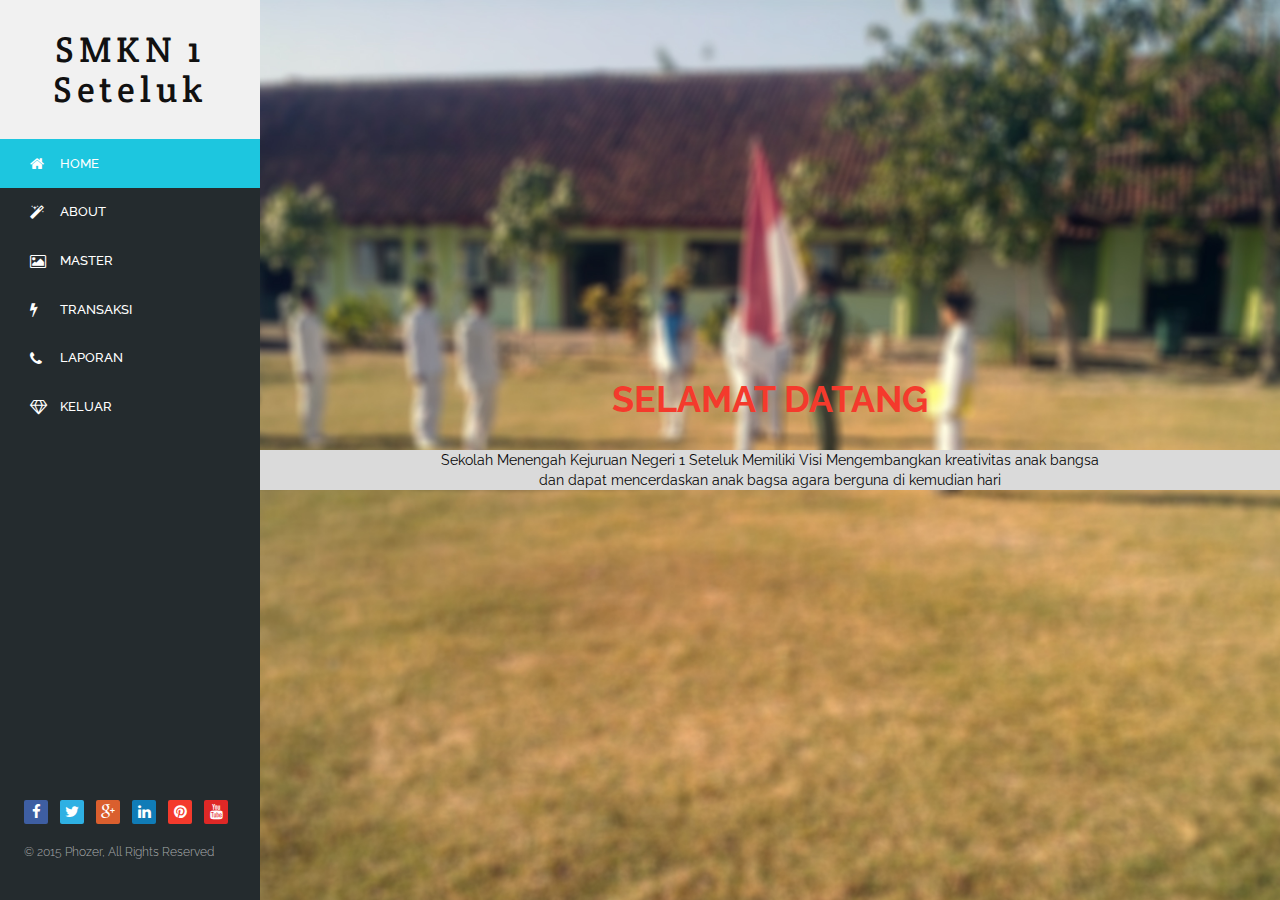
<file: src/main/webapp/index.html>
<!DOCTYPE html >
<html lang="en">
<head>
  <!-- Meta Tags -->
  <meta charset="utf-8"/>
  <meta name="description" content="Phozer-personal and photography template"/>
  <meta name="keywords" content="responsive, creative, html/css, theme" />
  <meta name="author" content="harry"/>

  <!-- Site Title-->
  <title>Phozer</title>

  <!-- Mobile Specific Metas-->
  <meta name="viewport" content="width=device-width, initial-scale=1, maximum-scale=1"/>


	<link href='http://fonts.googleapis.com/css?family=Raleway:400,200,300,500,600,700,800' rel='stylesheet' type='text/css'>
	<link href='http://fonts.googleapis.com/css?family=Crete+Round:400,400italic' rel='stylesheet' type='text/css'>


	<link rel="stylesheet" type="text/css" href="css/bootstrap.min.css" media="screen">	
	<link rel="stylesheet" type="text/css" href="css/magnific-popup.css" media="screen">
	<link rel="stylesheet" type="text/css" href="css/font-awesome.min.css" media="screen">
	<link rel="stylesheet" type="text/css" href="assets/simpletextrotator/simpletextrotator.css" media="screen">
	<link rel="stylesheet" type="text/css" href="css/style.css" media="screen">
	<link rel="stylesheet" type="text/css" href="css/light-blue.css" media="screen">
	<link rel="stylesheet" type="text/css" href="css/responsive.css" media="screen">
	
</head>
<body>

	<!-- Container -->
	<div id="container">
		
		<!-- Header
		================================================== -->
		<header>
			<div class="logo-box logo">
				<h1><a href="">SMKN 1 Seteluk </a></h1>
			</div>
			
			<a class="elemadded responsive-link" href="#">Menu</a>

			<div class="menu-box">
				<ul class="menu">
					<li>
						<a class="active" href="index.html">
							<i class="fa fa-home"></i><span>Home</span>
						</a>
					</li>
					<li>
						<a href="about.html">
							<i class="fa fa-magic"></i><span>About</span>
						</a>
					</li>
					<li class="drop">
						<a href="#">
							<i class="fa-picture-o fa"></i><span>Master</span>
						</a>
						<ul class="drop-down">
							<li><a href="work-2-col.html"><span>Work 2 columns</span></a></li>
							<li><a href="work-3-col.html"><span>Work 3 columns</span></a></li>
							<li><a href="work-4-col.html"><span>Work 4 columns</span></a></li>
						</ul>
					</li>
					<li class="drop"><a href="#"><i class="fa fa-bolt"></i><span>Transaksi</span></a>
						<ul class="drop-down">
							<li><a href="blog-1-col.html"><span>Blog-full</span></a></li>
							<li><a href="blog-2-col.html"><span>Blog 2-col</span></a></li>
							<li><a href="blog-3-col.html"><span>Blog 3-col</span></a></li>
							<li><a href="blog-post.html"><span>Blog post</span></a></li>
						</ul>
					</li>
					
					<li><a href="contact.html"><i class="fa fa-phone"></i><span>Laporan</span></a></li>

					<li class="drop"><a href="#"><i class="fa fa-diamond"></i><span>Keluar</span></a>
					</li>
				</ul>				
			</div>

			<!-- Social icon -->
			<div class="social-box">
				<ul class="social-icons">
					<li><a href="#" class="facebook" ><i class="fa fa-facebook"></i></a></li>
					<li><a href="#" class="twitter" ><i class="fa fa-twitter"></i></a></li>
					<li><a href="#" class="google" ><i class="fa fa-google-plus"></i></a></li>
					<li><a href="#" class="linkedin" ><i class="fa fa-linkedin"></i></a></li>
					<li><a href="#" class="pinterest" ><i class="fa fa-pinterest"></i></a></li>
					<li><a href="#" class="youtube" ><i class="fa fa-youtube"></i></a></li>
				</ul>
				<p class="copyright">&#169; 2015 Phozer, All Rights Reserved</p>
			</div>
		</header>
		<!-- End Header -->

		<!-- content 
		================================================== -->
		<div id="content">
			<div class="inner-content">
				<div class="main-home">
				    <div class="home-bg"></div>
				    <div class="home-content text-center">
				    	<h1 class="home-text"><span class="rotate">Selamat Datang,SMKN 1,Seteluk</span></h1>
                                        <p class="intro-text">Sekolah Menengah Kejuruan Negeri 1 Seteluk Memiliki Visi Mengembangkan kreativitas anak bangsa<br /> dan dapat mencerdaskan anak bagsa agara berguna di kemudian hari</p>
				    </div>
				</div>
			</div>
		</div>
		<!-- End content -->

	</div>
	<!-- End Container -->


	<!-- Preloader -->
	<div class="preloader">
		<img alt="" src="images/preloader.gif">
	</div>


	<!-- JavaScript
    ================================================== -->
    <!-- Placed at the end of the document so the pages load faster -->
	<script type="text/javascript" src="js/jquery.min.js"></script>
	<script type="text/javascript" src="js/jquery.migrate.js"></script>
	<script type="text/javascript" src="js/jquery.magnific-popup.min.js"></script>
	<script type="text/javascript" src="js/bootstrap.min.js"></script>
	<script type="text/javascript" src="js/jquery.imagesloaded.min.js"></script>
  	<script type="text/javascript" src="js/jquery.isotope.min.js"></script>
  	<script type="text/javascript" src="assets/simpletextrotator/jquery.simple-text-rotator.min.js"></script>
	<script type="text/javascript" src="js/retina-1.1.0.min.js"></script>
	<script type="text/javascript" src="js/SmoothScroll.js"></script>
	<script type="text/javascript" src="js/script.js"></script>

	<script>
	    $(document).ready(function(){
			$(".home-text .rotate").textrotator({
		        animation: "fade",
		        speed: 3000
		    });
		});
	</script>


</body>
</html>
</file>
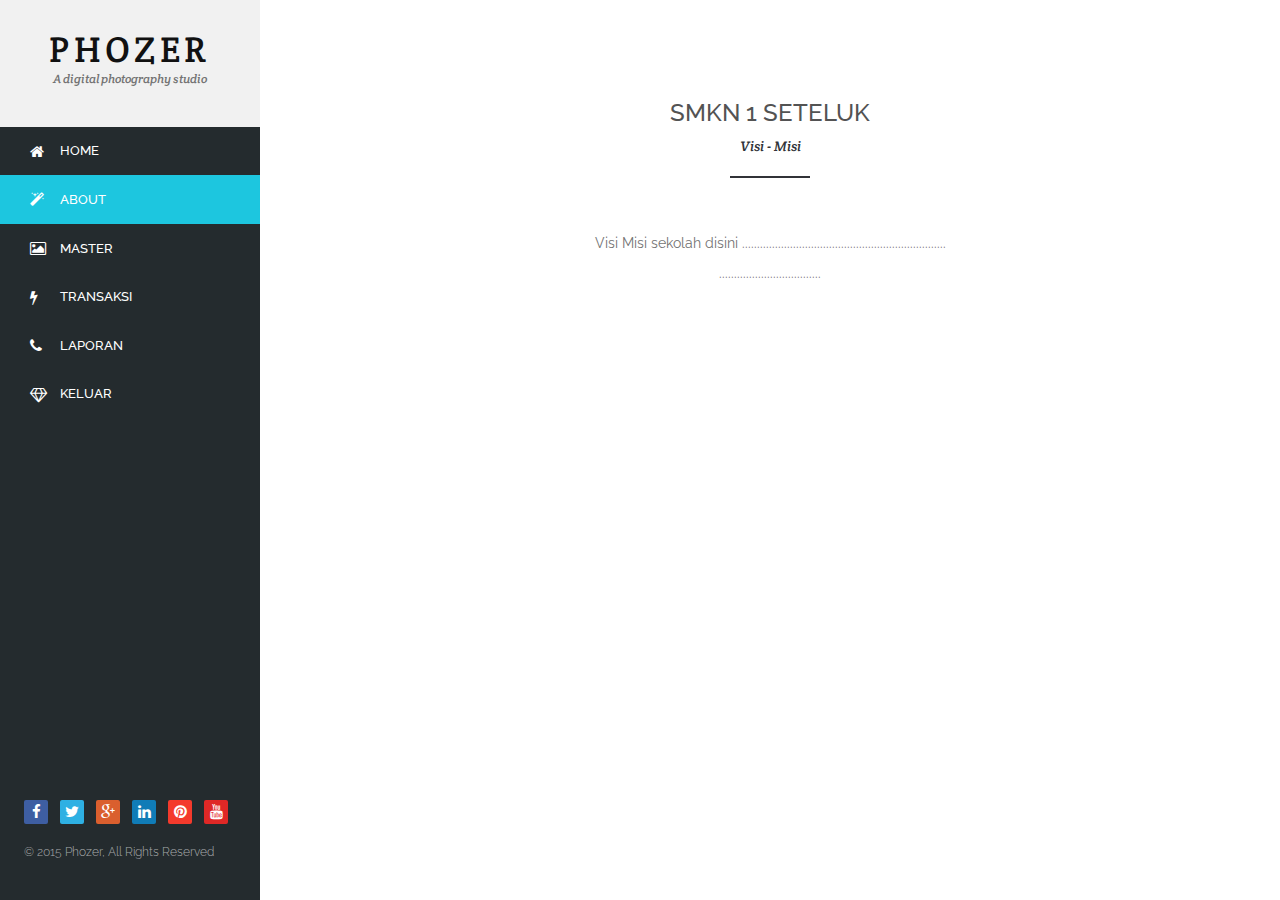
<file: src/main/webapp/about.html>
<!DOCTYPE html >
<html lang="en">
<head>
  <!-- Meta Tags -->
  <meta charset="utf-8"/>
  <meta name="description" content="Phozer-personal and photography template"/>
  <meta name="keywords" content="responsive, creative, html/css, theme" />
  <meta name="author" content="harry"/>

  <!-- Site Title-->
  <title>Phozer</title>

  <!-- Mobile Specific Metas-->
  <meta name="viewport" content="width=device-width, initial-scale=1, maximum-scale=1"/>


	<link href='http://fonts.googleapis.com/css?family=Raleway:400,200,300,500,600,700,800' rel='stylesheet' type='text/css'>
	<link href='http://fonts.googleapis.com/css?family=Crete+Round:400,400italic' rel='stylesheet' type='text/css'>


	<link rel="stylesheet" type="text/css" href="css/bootstrap.min.css" media="screen">	
	<link rel="stylesheet" type="text/css" href="css/font-awesome.min.css" media="screen">
	<link rel="stylesheet" type="text/css" href="css/style.css" media="screen">
	<link rel="stylesheet" type="text/css" href="css/light-blue.css" media="screen">
	<link rel="stylesheet" type="text/css" href="css/responsive.css" media="screen">
	
</head>
<body>

	<!-- Container -->
	<div id="container">
		<!-- Header
		================================================== -->
		<header>
			<div class="logo-box logo">
				<h1><a href="">PHOZER </a></h1>
                <p>A digital photography studio</p>
			</div>
			
			<a class="elemadded responsive-link" href="#">Menu</a>

			<div class="menu-box">
				<ul class="menu">
					<li>
						<a href="index.html">
							<i class="fa fa-home"></i><span>Home</span>
						</a>
					</li>
					<li>
						<a class="active" href="about.html">
							<i class="fa fa-magic"></i><span>About</span>
						</a>
					</li>
					<li class="drop">
						<a href="#">
							<i class="fa-picture-o fa"></i><span>Master</span>
						</a>
						<ul class="drop-down">
							<li><a href="work-2-col.html"><span>Work 2 columns</span></a></li>
							<li><a href="work-3-col.html"><span>Work 3 columns</span></a></li>
							<li><a href="work-4-col.html"><span>Work 4 columns</span></a></li>
						</ul>
					</li>
					<li class="drop"><a href="#"><i class="fa fa-bolt"></i><span>Transaksi</span></a>
						<ul class="drop-down">
							<li><a href="blog-1-col.html"><span>Blog-full</span></a></li>
							<li><a href="blog-2-col.html"><span>Blog 2-col</span></a></li>
							<li><a href="blog-3-col.html"><span>Blog 3-col</span></a></li>
							<li><a href="blog-post.html"><span>Blog post</span></a></li>
						</ul>
					</li>
					
					<li><a href="contact.html"><i class="fa fa-phone"></i><span>Laporan</span></a></li>

					<li class="drop"><a href="#"><i class="fa fa-diamond"></i><span>Keluar</span></a>
					</li>
				</ul>				
			</div>

			<!-- Social icon -->
			<div class="social-box">
				<ul class="social-icons">
					<li><a href="#" class="facebook" ><i class="fa fa-facebook"></i></a></li>
					<li><a href="#" class="twitter" ><i class="fa fa-twitter"></i></a></li>
					<li><a href="#" class="google" ><i class="fa fa-google-plus"></i></a></li>
					<li><a href="#" class="linkedin" ><i class="fa fa-linkedin"></i></a></li>
					<li><a href="#" class="pinterest" ><i class="fa fa-pinterest"></i></a></li>
					<li><a href="#" class="youtube" ><i class="fa fa-youtube"></i></a></li>
				</ul>
				<p class="copyright">&#169; 2015 Phozer, All Rights Reserved</p>
			</div>
		</header>
		<!-- End Header -->

		<!-- content 
		================================================== -->
		<div id="content">
			<div class="inner-content">
				<div class="portfolio-page">
					<div class="about-us-section">
					    <div class="text-center">
					    	<div class="about-detail">
								<h3 class="title">SMKN 1 Seteluk</h3>
								<span class="subtitle">Visi - Misi</span>
								<div class="devider"></div>

                                                                <p>Visi Misi sekolah disini ....................................................................<br />..................................</p>
								
								<div class="team">
									<div class="member">
									</div>

									<div class="member">
									</div>

								</div>
							</div>
					    </div>
					</div>

				</div>
			</div>
		</div>
		<!-- End content -->

	</div>
	<!-- End Container -->

	<!-- Preloader -->
	<div class="preloader">
		<img alt="" src="images/preloader.gif">
	</div>


	<!-- JavaScript
    ================================================== -->
    <!-- Placed at the end of the document so the pages load faster -->
	<script type="text/javascript" src="js/jquery.min.js"></script>
	<script type="text/javascript" src="js/jquery.migrate.js"></script>
	<script type="text/javascript" src="js/bootstrap.min.js"></script>
	<script type="text/javascript" src="js/jquery.imagesloaded.min.js"></script>
  	<script type="text/javascript" src="js/jquery.isotope.min.js"></script>
	<script type="text/javascript" src="js/retina-1.1.0.min.js"></script>
	<script type="text/javascript" src="js/SmoothScroll.js"></script>
	<script type="text/javascript" src="js/script.js"></script>


</body>
</html>
</file>
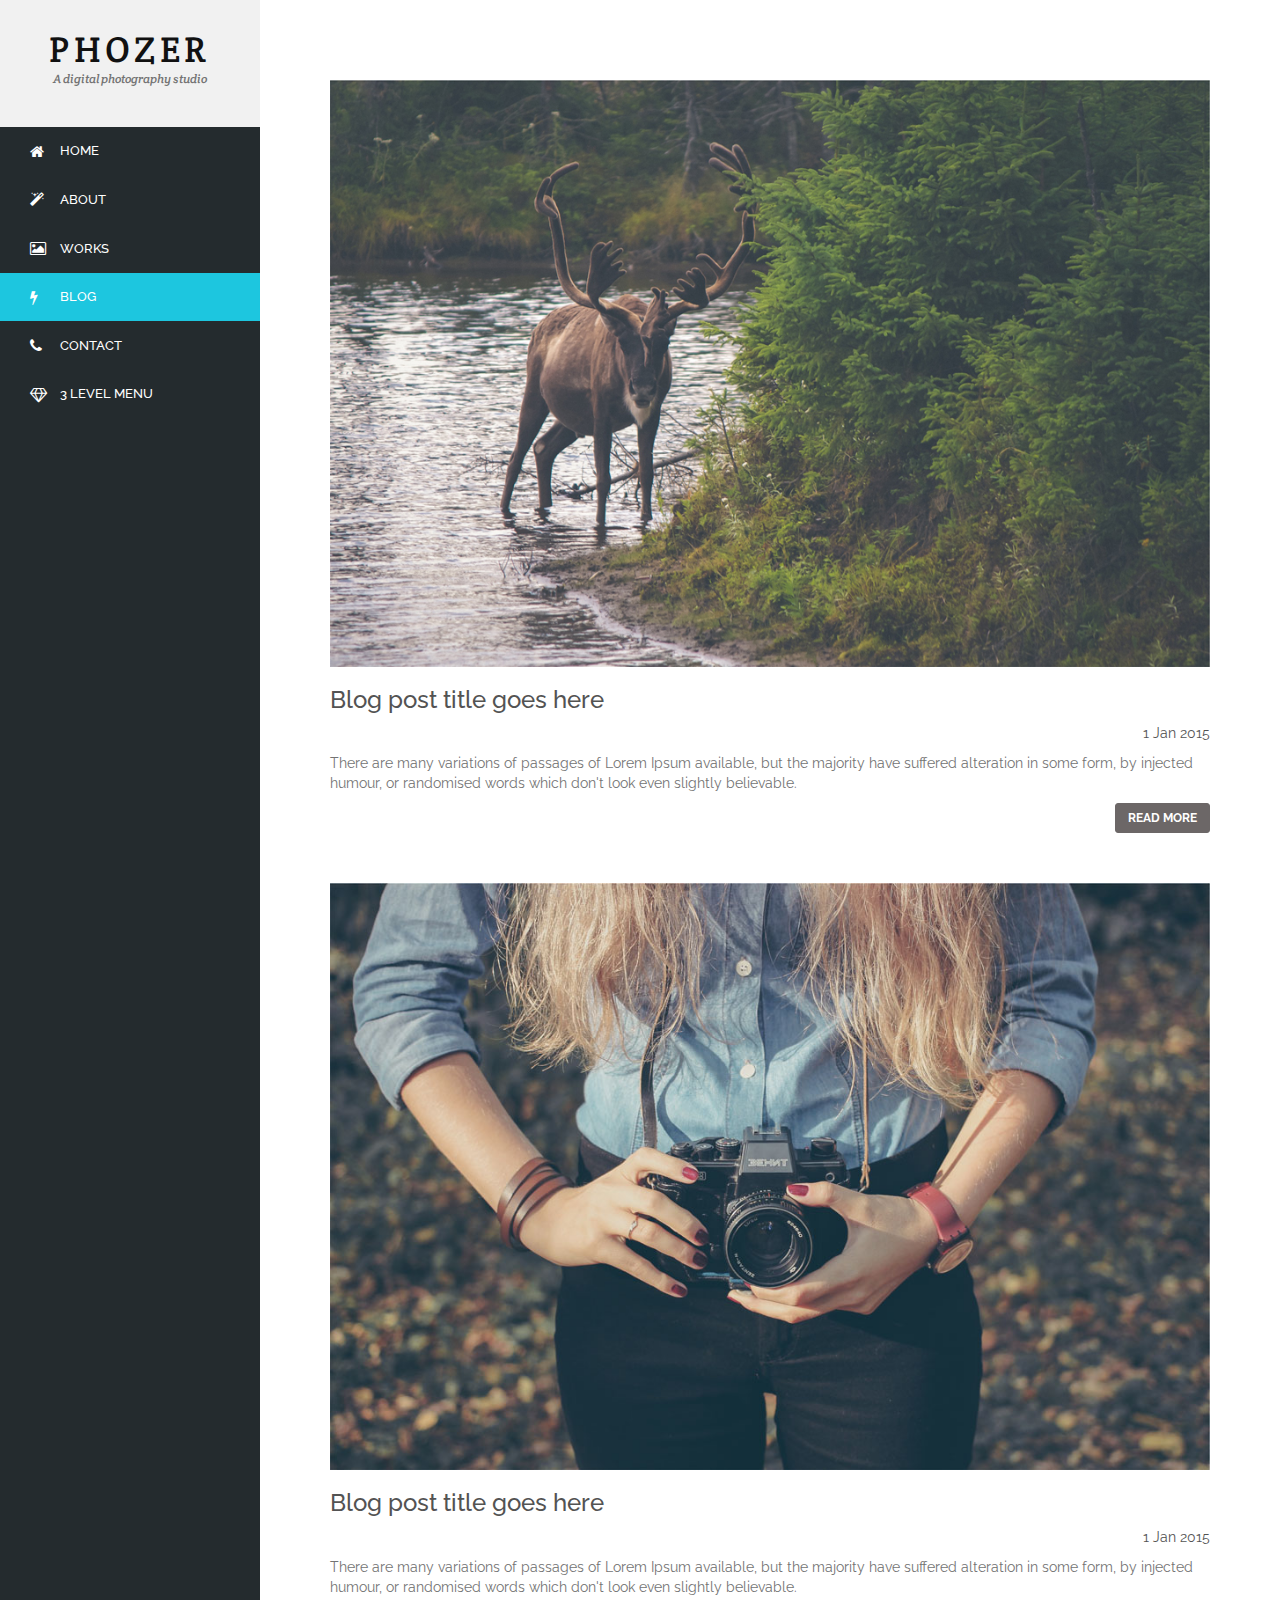
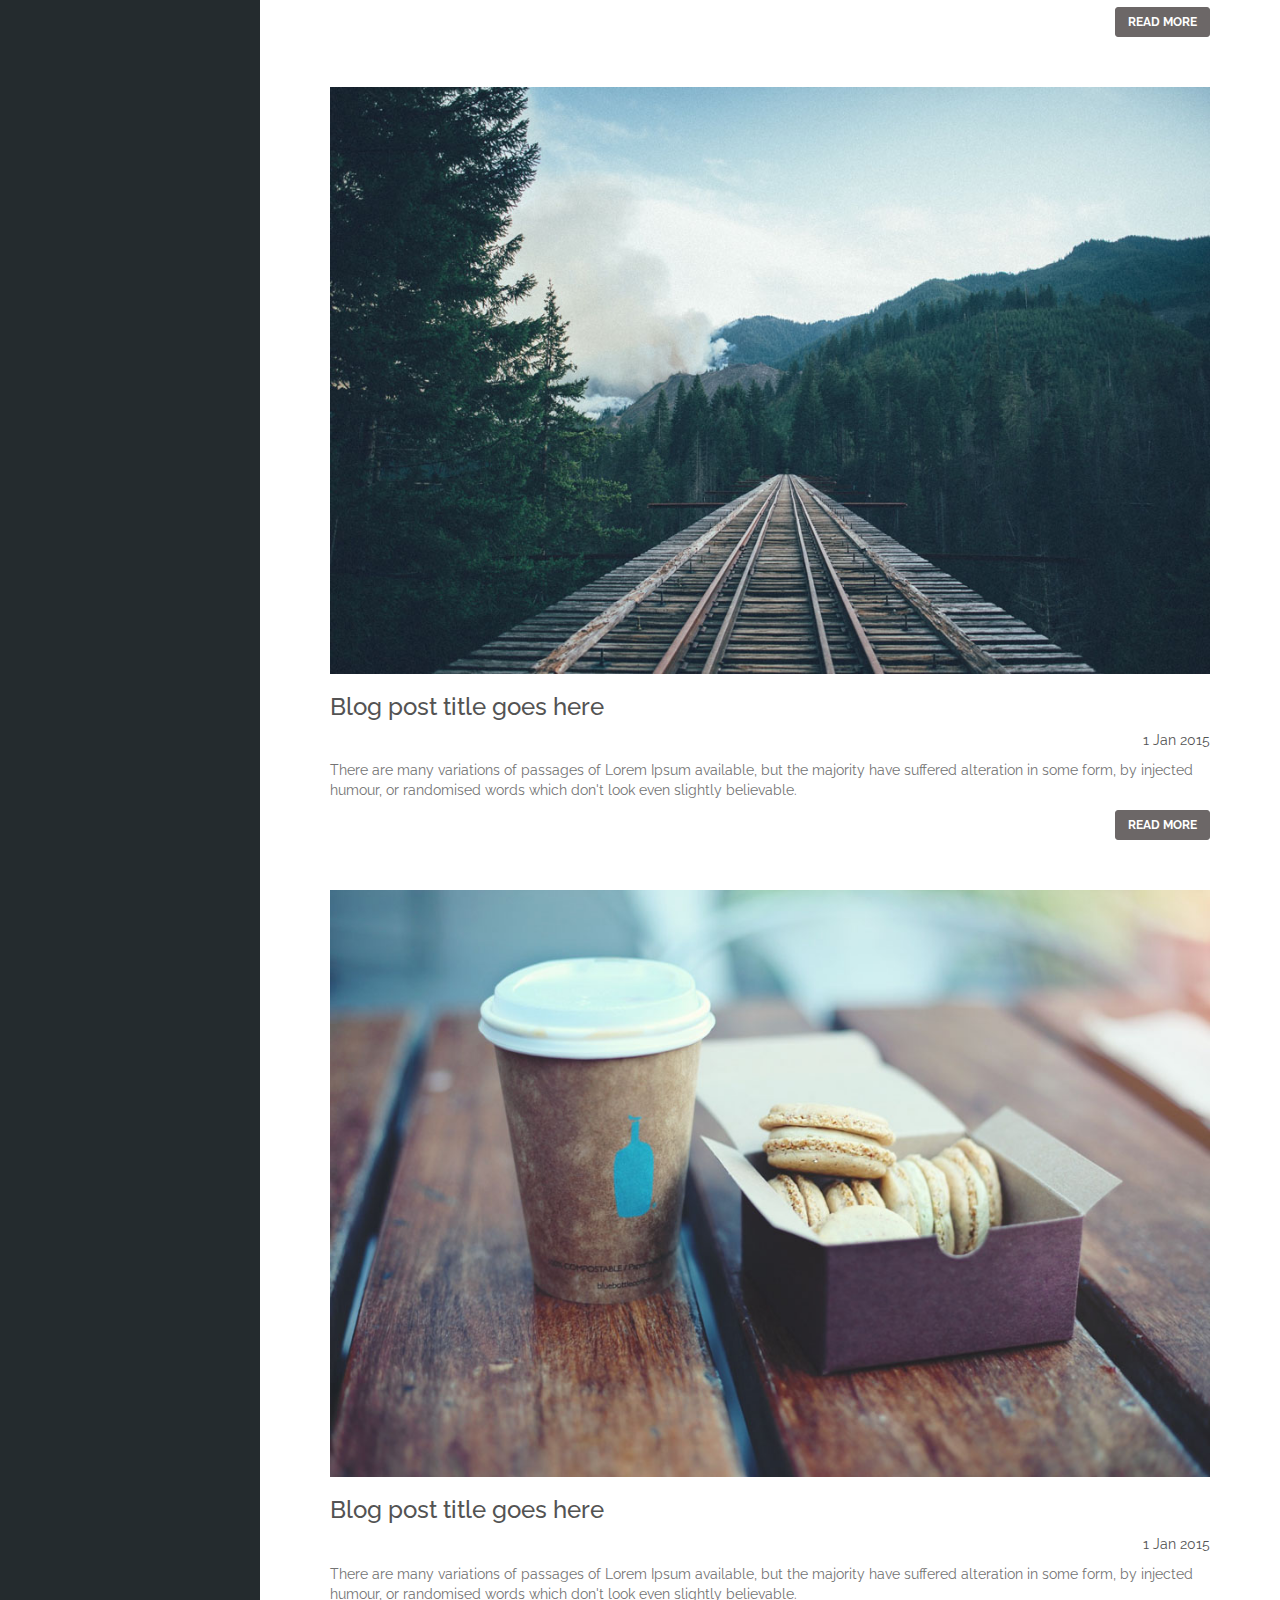
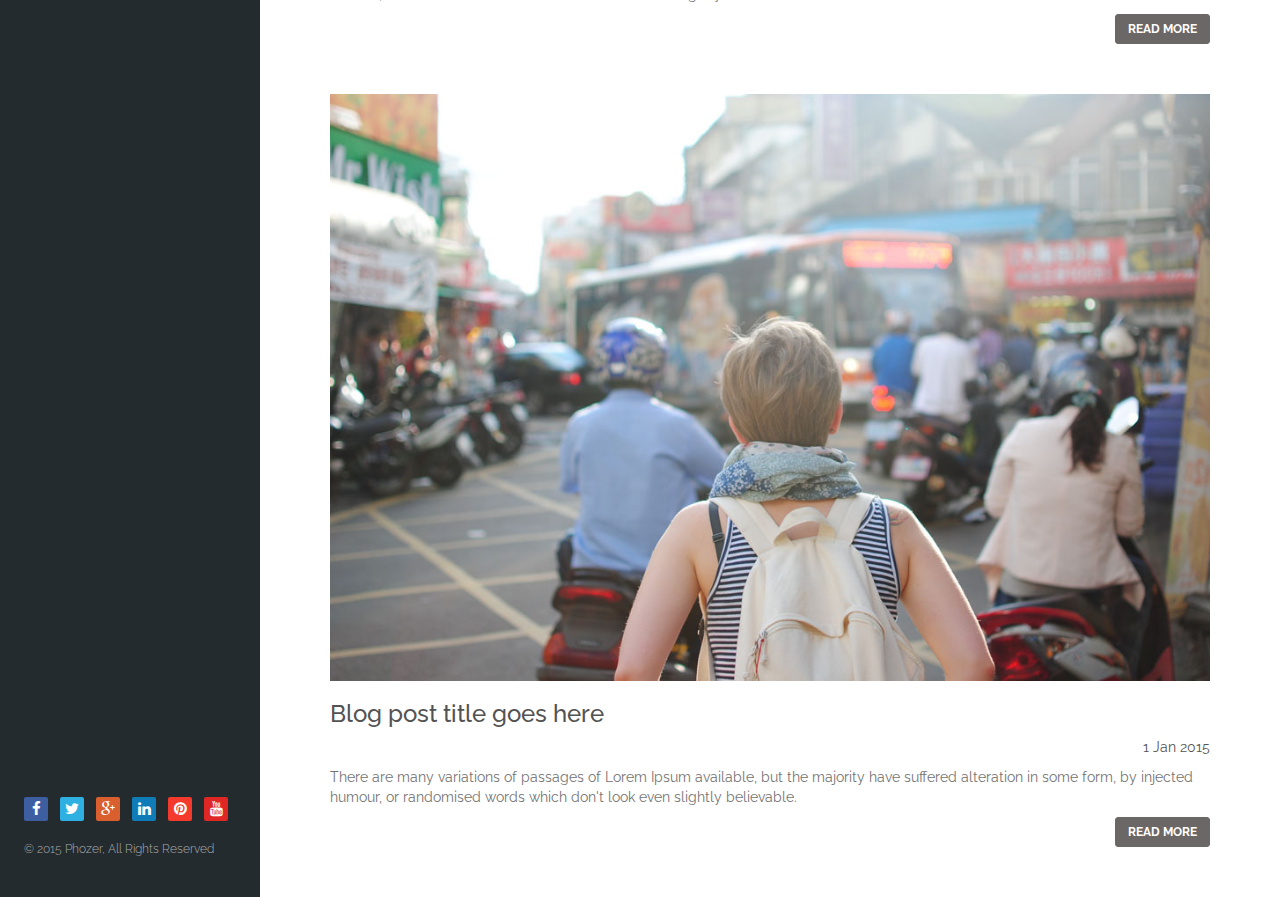
<file: src/main/webapp/blog-1-col.html>
<!DOCTYPE html >
<html lang="en">
<head>
  <!-- Meta Tags -->
  <meta charset="utf-8"/>
  <meta name="description" content="Phozer-personal and photography template"/>
  <meta name="keywords" content="responsive, creative, html/css, theme" />
  <meta name="author" content="harry"/>

  <!-- Site Title-->
  <title>Phozer</title>

  <!-- Mobile Specific Metas-->
  <meta name="viewport" content="width=device-width, initial-scale=1, maximum-scale=1"/>


    <link href='http://fonts.googleapis.com/css?family=Raleway:400,200,300,500,600,700,800' rel='stylesheet' type='text/css'>
    <link href='http://fonts.googleapis.com/css?family=Crete+Round:400,400italic' rel='stylesheet' type='text/css'>

    <link rel="stylesheet" type="text/css" href="css/bootstrap.min.css" media="screen"> 
    <link rel="stylesheet" type="text/css" href="css/font-awesome.min.css" media="screen">
    <link rel="stylesheet" type="text/css" href="css/style.css" media="screen">
    <link rel="stylesheet" type="text/css" href="css/light-blue.css" media="screen">
    <link rel="stylesheet" type="text/css" href="css/responsive.css" media="screen">
    
</head>
<body>

    <!-- Container -->
    <div id="container">
        <!-- Header
        ================================================== -->
        <header>
            <div class="logo-box logo">
                <h1><a href="">PHOZER </a></h1>
                <p>A digital photography studio</p>
            </div>
            
            <a class="elemadded responsive-link" href="#">Menu</a>

            <div class="menu-box">
                <ul class="menu">
                    <li>
                        <a href="index.html">
                            <i class="fa fa-home"></i><span>Home</span>
                        </a>
                    </li>
                    <li>
                        <a href="about.html">
                            <i class="fa fa-magic"></i><span>About</span>
                        </a>
                    </li>
                    <li class="drop">
                        <a href="#">
                            <i class="fa-picture-o fa"></i><span>Works</span>
                        </a>
                        <ul class="drop-down">
                            <li><a href="work-2-col.html"><span>Work 2 columns</span></a></li>
                            <li><a href="work-3-col.html"><span>Work 3 columns</span></a></li>
                            <li><a href="work-4-col.html"><span>Work 4 columns</span></a></li>
                        </ul>
                    </li>
                    <li class="drop">
                        <a class="active" href="#"><i class="fa fa-bolt"></i><span>Blog</span></a>
                        <ul class="drop-down">
                            <li><a href="blog-1-col.html"><span>Blog-full</span></a></li>
                            <li><a href="blog-2-col.html"><span>Blog 2-col</span></a></li>
                            <li><a href="blog-3-col.html"><span>Blog 3-col</span></a></li>
                            <li><a href="blog-post.html"><span>Blog post</span></a></li>
                        </ul>
                    </li>
                    
                    <li><a href="contact.html"><i class="fa fa-phone"></i><span>Contact</span></a></li>

                    <li class="drop"><a href="#"><i class="fa fa-diamond"></i><span>3 Level Menu</span></a>
                        <ul class="drop-down">
                            <li><a href="#"><span>Level 2</span></a></li>
                            <li><a href="#"><span>Level 2</span></a></li>
                            <li class="drop"><a href="#"><span>Go To Level 3</span></a>
                                <ul class="drop-down">
                                    <li><a href="#"><span>Level 3</span></a></li>
                                    <li><a href="#"><span>Level 3</span></a></li>
                                </ul>
                            </li>
                        </ul>
                    </li>
                </ul>               
            </div>

            <!-- Social icon -->
            <div class="social-box">
                <ul class="social-icons">
                    <li><a href="#" class="facebook" ><i class="fa fa-facebook"></i></a></li>
                    <li><a href="#" class="twitter" ><i class="fa fa-twitter"></i></a></li>
                    <li><a href="#" class="google" ><i class="fa fa-google-plus"></i></a></li>
                    <li><a href="#" class="linkedin" ><i class="fa fa-linkedin"></i></a></li>
                    <li><a href="#" class="pinterest" ><i class="fa fa-pinterest"></i></a></li>
                    <li><a href="#" class="youtube" ><i class="fa fa-youtube"></i></a></li>
                </ul>
                <p class="copyright">&#169; 2015 Phozer, All Rights Reserved</p>
            </div>
        </header>
        <!-- End Header -->



		<!-- content 
			================================================== -->
		<div id="content">
			<div class="inner-content">
				<div class="blog-page">
				    <div class="container">
                        <div class="row">

                            <div class="col-md-12">
                                <div class="row">

                                    <!-- Blog-item -->
                                    <div class="col-sm-12 m-b-lg">
                                        <a href="blog-post.html" class="img-wrapper">
                                            <img src="upload/image1.jpg" alt="blog" class="img-responsive">
                                            <div class="img-overlay">
                                                <p class="more">View More</p>
                                            </div>
                                        </a><!--image-wrapper end-->
                                        <div class="blog-desc">
                                            <h3><a href="blog-post.html">Blog post title goes here</a></h3>
                                            <div class="post-date"><span>1 Jan 2015</span></div>
                                            <p>
                                                There are many variations of passages of Lorem Ipsum available, but the majority have suffered alteration in some form, by injected humour, or randomised words which don't look even slightly believable.
                                            </p>
                                            <p class="text-right"><a href="blog-post.html" class="btn btn-custom">Read More</a></p>
                                        </div><!--blog-desc-->
                                    </div>

                                    <!-- Blog-item -->
                                    <div class="col-sm-12 m-b-lg">
                                        <a href="blog-post.html" class="img-wrapper">
                                            <img src="upload/image2.jpg" alt="blog" class="img-responsive">
                                            <div class="img-overlay">
                                                <p class="more">View More</p>
                                            </div>
                                        </a><!--image-wrapper end-->
                                        <div class="blog-desc">
                                            <h3><a href="blog-post.html">Blog post title goes here</a></h3>
                                            <div class="post-date"><span>1 Jan 2015</span></div>
                                            <p>
                                                There are many variations of passages of Lorem Ipsum available, but the majority have suffered alteration in some form, by injected humour, or randomised words which don't look even slightly believable.
                                            </p>
                                            <p class="text-right"><a href="blog-post.html" class="btn btn-custom">Read More</a></p>
                                        </div><!--blog-desc-->
                                    </div>

                                    <!-- Blog-item -->
                                    <div class="col-sm-12 m-b-lg">
                                        <a href="blog-post.html" class="img-wrapper">
                                            <img src="upload/image3.jpg" alt="blog" class="img-responsive">
                                            <div class="img-overlay">
                                                <p class="more">View More</p>
                                            </div>
                                        </a><!--image-wrapper end-->
                                        <div class="blog-desc">
                                            <h3><a href="blog-post.html">Blog post title goes here</a></h3>
                                            <div class="post-date"><span>1 Jan 2015</span></div>
                                            <p>
                                                There are many variations of passages of Lorem Ipsum available, but the majority have suffered alteration in some form, by injected humour, or randomised words which don't look even slightly believable.
                                            </p>
                                           <p class="text-right"><a href="blog-post.html" class="btn btn-custom">Read More</a></p>
                                        </div><!--blog-desc-->
                                    </div>

                                    <!-- Blog-item -->
                                    <div class="col-sm-12  m-b-lg">
                                        <a href="blog-post.html" class="img-wrapper">
                                            <img src="upload/image4.jpg" alt="blog" class="img-responsive">
                                            <div class="img-overlay">
                                                <p class="more">View More</p>
                                            </div>
                                        </a><!--image-wrapper end-->
                                        <div class="blog-desc">
                                            <h3><a href="blog-post.html">Blog post title goes here</a></h3>
                                            <div class="post-date"><span>1 Jan 2015</span></div>
                                            <p>
                                                There are many variations of passages of Lorem Ipsum available, but the majority have suffered alteration in some form, by injected humour, or randomised words which don't look even slightly believable.
                                            </p>
                                            <p class="text-right"><a href="blog-post.html" class="btn btn-custom">Read More</a></p>
                                        </div><!--blog-desc-->
                                    </div>

                                    <!-- Blog-item -->
                                    <div class="col-sm-12 m-b-lg">
                                        <a href="blog-post.html" class="img-wrapper">
                                            <img src="upload/image5.jpg" alt="blog" class="img-responsive">
                                            <div class="img-overlay">
                                                <p class="more">View More</p>
                                            </div>
                                        </a><!--image-wrapper end-->
                                        <div class="blog-desc">
                                            <h3><a href="blog-post.html">Blog post title goes here</a></h3>
                                            <div class="post-date"><span>1 Jan 2015</span></div>
                                            <p>
                                                There are many variations of passages of Lorem Ipsum available, but the majority have suffered alteration in some form, by injected humour, or randomised words which don't look even slightly believable.
                                            </p>
                                            <p class="text-right"><a href="blog-post.html" class="btn btn-custom">Read More</a></p>
                                        </div><!--blog-desc-->
                                    </div>
                                    
                                </div><!--.row-->
                            </div>
                        </div><!--filter row-->
                    </div>
                </div>
			</div>
		</div>
		<!-- End content -->

	</div>
	<!-- End Container -->

	<!-- Preloader -->
    <div class="preloader">
        <img alt="" src="images/preloader.gif">
    </div>

    <!-- JavaScript
    ================================================== -->
    <!-- Placed at the end of the document so the pages load faster -->
	<script type="text/javascript" src="js/jquery.min.js"></script>
	<script type="text/javascript" src="js/jquery.migrate.js"></script>
	<script type="text/javascript" src="js/bootstrap.min.js"></script>
	<script type="text/javascript" src="js/jquery.imagesloaded.min.js"></script>
  	<script type="text/javascript" src="js/jquery.isotope.min.js"></script>
	<script type="text/javascript" src="js/retina-1.1.0.min.js"></script>
	<script type="text/javascript" src="js/SmoothScroll.js"></script>
	<script type="text/javascript" src="js/script.js"></script>


</body>
</html>
</file>
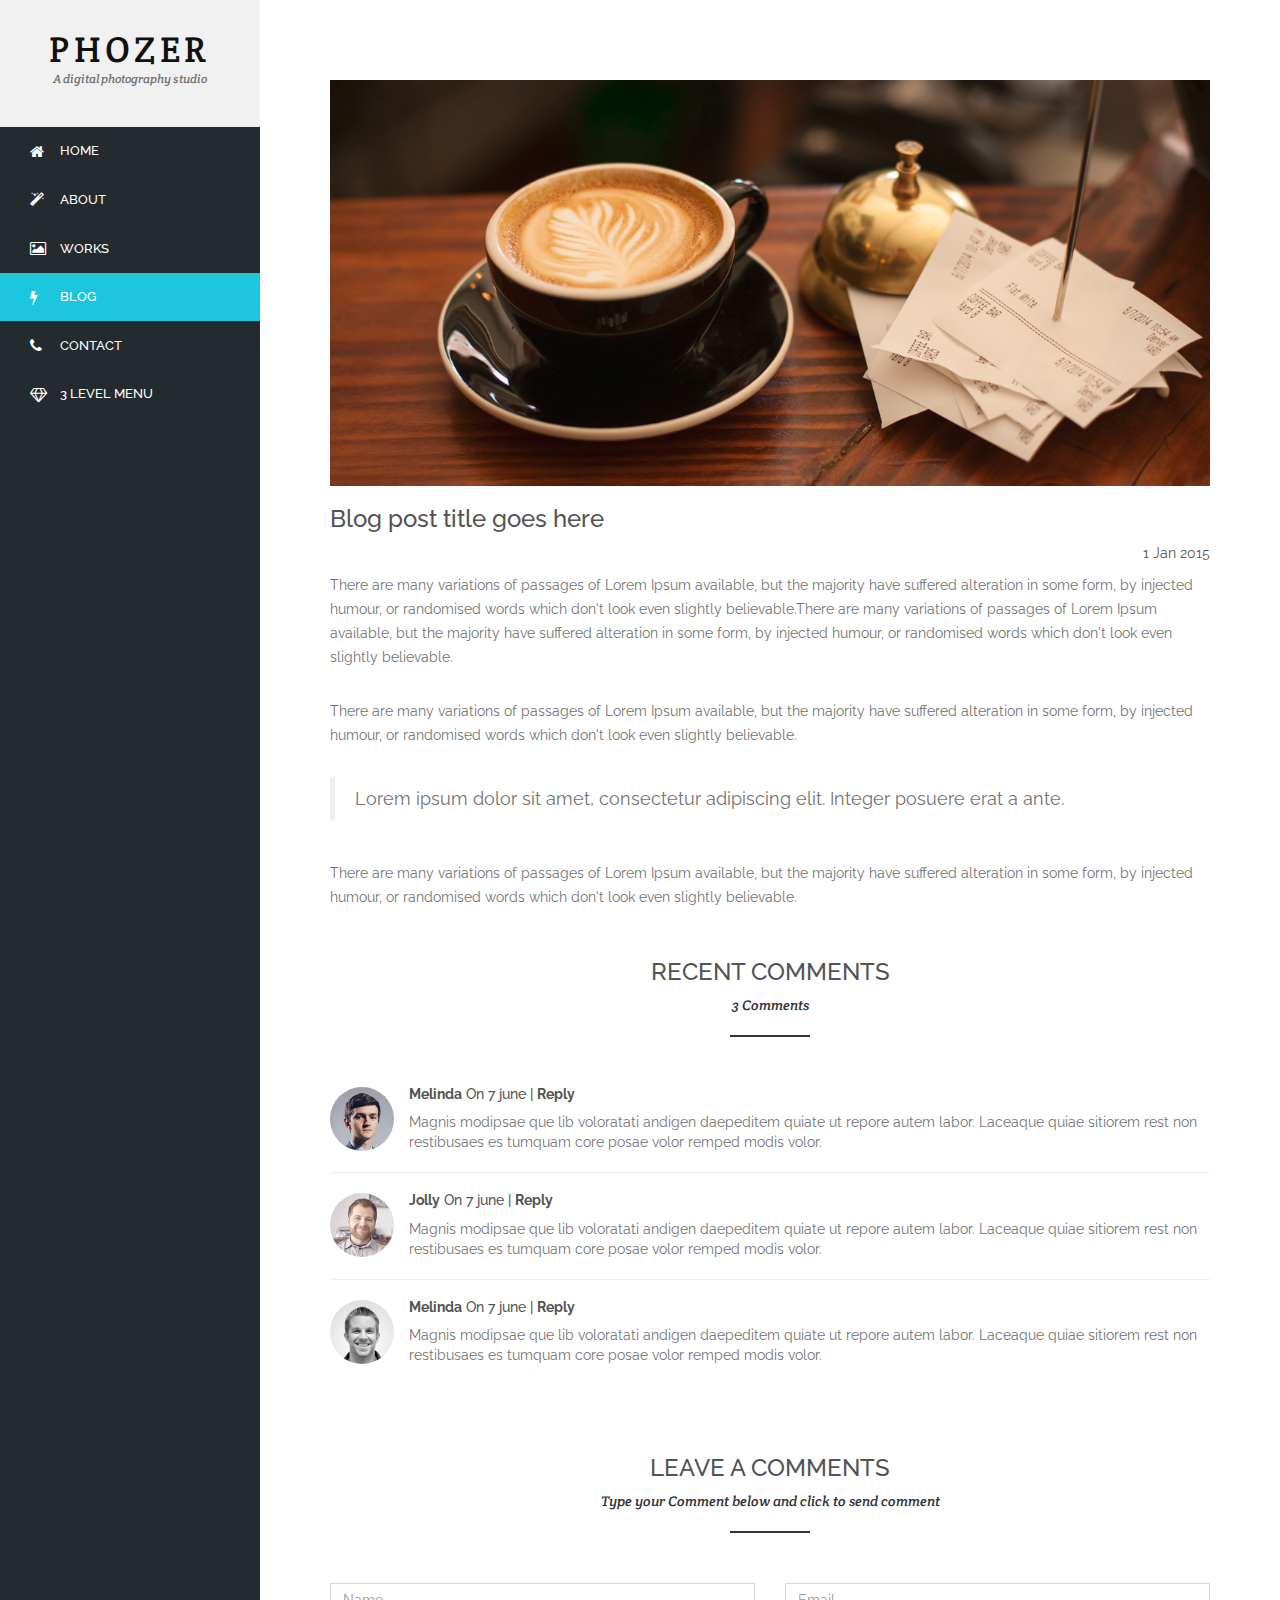
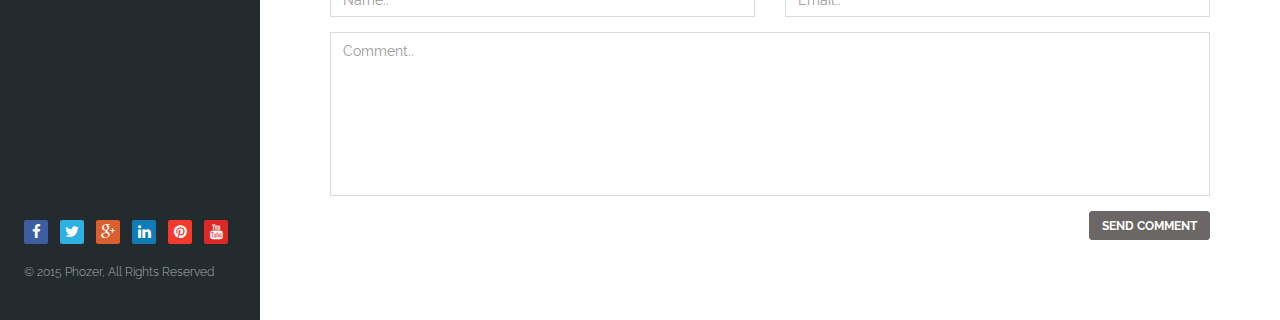
<file: src/main/webapp/blog-post.html>
<!DOCTYPE html >
<html lang="en">
<head>
  <!-- Meta Tags -->
  <meta charset="utf-8"/>
  <meta name="description" content="Phozer-personal and photography template"/>
  <meta name="keywords" content="responsive, creative, html/css, theme" />
  <meta name="author" content="harry"/>

  <!-- Site Title-->
  <title>Phozer</title>

  <!-- Mobile Specific Metas-->
  <meta name="viewport" content="width=device-width, initial-scale=1, maximum-scale=1"/>


	<link href='http://fonts.googleapis.com/css?family=Raleway:400,200,300,500,600,700,800' rel='stylesheet' type='text/css'>
	<link href='http://fonts.googleapis.com/css?family=Crete+Round:400,400italic' rel='stylesheet' type='text/css'>


	<link rel="stylesheet" type="text/css" href="css/bootstrap.min.css" media="screen">	
	<link rel="stylesheet" type="text/css" href="css/font-awesome.min.css" media="screen">
	<link rel="stylesheet" type="text/css" href="css/style.css" media="screen">
	<link rel="stylesheet" type="text/css" href="css/light-blue.css" media="screen">
	<link rel="stylesheet" type="text/css" href="css/responsive.css" media="screen">
	
</head>
<body>

	<!-- Container -->
	<div id="container">
		<!-- Header
		================================================== -->
		<header>
			<div class="logo-box logo">
				<h1><a href="">PHOZER </a></h1>
                <p>A digital photography studio</p>
			</div>
			
			<a class="elemadded responsive-link" href="#">Menu</a>

			<div class="menu-box">
				<ul class="menu">
					<li>
						<a href="index.html">
							<i class="fa fa-home"></i><span>Home</span>
						</a>
					</li>
					<li>
						<a href="about.html">
							<i class="fa fa-magic"></i><span>About</span>
						</a>
					</li>
					<li class="drop">
						<a href="#">
							<i class="fa-picture-o fa"></i><span>Works</span>
						</a>
						<ul class="drop-down">
							<li><a href="work-2-col.html"><span>Work 2 columns</span></a></li>
							<li><a href="work-3-col.html"><span>Work 3 columns</span></a></li>
							<li><a href="work-4-col.html"><span>Work 4 columns</span></a></li>
						</ul>
					</li>
					<li class="drop"><a class="active" href="#"><i class="fa fa-bolt"></i><span>Blog</span></a>
						<ul class="drop-down">
							<li><a href="blog-1-col.html"><span>Blog-full</span></a></li>
							<li><a href="blog-2-col.html"><span>Blog 2-col</span></a></li>
							<li><a href="blog-3-col.html"><span>Blog 3-col</span></a></li>
							<li><a href="blog-post.html"><span>Blog post</span></a></li>
						</ul>
					</li>
					
					<li><a href="contact.html"><i class="fa fa-phone"></i><span>Contact</span></a></li>

					<li class="drop"><a href="#"><i class="fa fa-diamond"></i><span>3 Level Menu</span></a>
						<ul class="drop-down">
							<li><a href="#"><span>Level 2</span></a></li>
							<li><a href="#"><span>Level 2</span></a></li>
							<li class="drop"><a href="#"><span>Go To Level 3</span></a>
								<ul class="drop-down">
									<li><a href="#"><span>Level 3</span></a></li>
									<li><a href="#"><span>Level 3</span></a></li>
								</ul>
							</li>
						</ul>
					</li>
				</ul>				
			</div>

			<!-- Social icon -->
			<div class="social-box">
				<ul class="social-icons">
					<li><a href="#" class="facebook" ><i class="fa fa-facebook"></i></a></li>
					<li><a href="#" class="twitter" ><i class="fa fa-twitter"></i></a></li>
					<li><a href="#" class="google" ><i class="fa fa-google-plus"></i></a></li>
					<li><a href="#" class="linkedin" ><i class="fa fa-linkedin"></i></a></li>
					<li><a href="#" class="pinterest" ><i class="fa fa-pinterest"></i></a></li>
					<li><a href="#" class="youtube" ><i class="fa fa-youtube"></i></a></li>
				</ul>
				<p class="copyright">&#169; 2015 Phozer, All Rights Reserved</p>
			</div>
		</header>
		<!-- End Header -->



		<!-- content 
		================================================== -->
		<div id="content">
			<div class="inner-content">
				<div class="blog-page">
					<div class="container">
	                    <div class="row">
			                <div class="col-md-12">
			                   
			                    <div class="row">

			                    	<!--Blog-post -->
			                        <div class="col-sm-12 m-b-lg">
			                            <img src="images/blog-post.jpg" class="img-responsive">
			                            <div class="blog-desc post-det">
			                                <h3>Blog post title goes here</h3>
			                                <div class="post-date"><span>1 Jan 2015</span></div>
			                                <p>
			                                    There are many variations of passages of Lorem Ipsum available, but the majority have suffered alteration in some form, by injected humour, or randomised words which don't look even slightly believable.There are many variations of passages of Lorem Ipsum available, but the majority have suffered alteration in some form, by injected humour, or randomised words which don't look even slightly believable.
			                                </p>
			                                <br/>
			                                <p>
			                                    There are many variations of passages of Lorem Ipsum available, but the majority have suffered alteration in some form, by injected humour, or randomised words which don't look even slightly believable.
			                                </p>
			                                <br/>
			                                <blockquote>
											  <p>Lorem ipsum dolor sit amet, consectetur adipiscing elit. Integer posuere erat a ante.</p>
											</blockquote>
											<br/>
			                                <p>
			                                    There are many variations of passages of Lorem Ipsum available, but the majority have suffered alteration in some form, by injected humour, or randomised words which don't look even slightly believable.
			                                </p>
			                            </div><!--blog-desc-->
			                        </div>

			                    </div><!--.row-->

			                    <div class="row">
			                        <div class="col-md-12">
			                        	<div class="text-center">
				                        	<h3 class="title">Recent Comments</h3>
											<span class="subtitle">3 Comments</span>
											<div class="devider"></div>
										</div>

			                            <div class="comment-list">
			                                <img src="images/com-1.jpg" class="img-responsive" alt="">
			                                <h5><a href="#">Melinda</a> On 7 june | <a href="#">Reply</a></h5>
			                                <p>
			                                    Magnis modipsae que lib voloratati andigen daepeditem quiate ut repore autem labor. Laceaque quiae sitiorem rest non restibusaes es tumquam core posae volor remped modis volor.
			                                </p>
			                            </div><!--comment list-->
			                            <div class="comment-list">
			                                <img src="images/com-2.jpg" class="img-responsive" alt="">
			                                <h5><a href="#">Jolly</a> On 7 june | <a href="#">Reply</a></h5>
			                                <p>
			                                    Magnis modipsae que lib voloratati andigen daepeditem quiate ut repore autem labor. Laceaque quiae sitiorem rest non restibusaes es tumquam core posae volor remped modis volor.
			                                </p>
			                            </div><!--comment list-->
			                          
			                            <div class="comment-list">
			                                <img src="images/com-4.jpg" class="img-responsive" alt="">
			                                <h5><a href="#">Melinda</a> On 7 june | <a href="#">Reply</a></h5>
			                                <p>
			                                    Magnis modipsae que lib voloratati andigen daepeditem quiate ut repore autem labor. Laceaque quiae sitiorem rest non restibusaes es tumquam core posae volor remped modis volor.
			                                </p>
			                            </div><!--comment list-->
			                        </div>
			                    </div>

			                    <div class="row">
			                        <div class="col-md-12">
			                        	<div class="leave-comm">
				                        	<div class="text-center">
					                        	<h3 class="title">Leave a Comments</h3>
												<span class="subtitle">Type your Comment below and click to send comment</span>
												<div class="devider"></div>
											</div>
											<div class="row">
			                                    <div class="col-sm-6">
			                                        <input type="text" class="form-control" placeholder="Name..">
			                                    </div>
			                                    <div class="col-sm-6">
			                                        <input type="email" class="form-control" placeholder="Email..">
			                                    </div>
			                                    <div class="col-sm-12">
			                                        <textarea class="form-control" placeholder="Comment.." rows="6"></textarea>
			                                    </div>
			                                    <div class="col-sm-12 text-right">
			                                        <button type="submit" class="btn btn-custom btn-lg">Send Comment</button>
			                                    </div>
			                                </div>
										</div>
									</div>
								</div>

			                </div>
			            </div><!--filter row-->
			        </div>
			    </div>
			</div>
		</div>
		<!-- End content -->

	</div>
	<!-- End Container -->

	<!-- Preloader -->
	<div class="preloader">
		<img alt="" src="images/preloader.gif">
	</div>

	<!-- JavaScript
    ================================================== -->
    <!-- Placed at the end of the document so the pages load faster -->
	<script type="text/javascript" src="js/jquery.min.js"></script>
	<script type="text/javascript" src="js/jquery.migrate.js"></script>
	<script type="text/javascript" src="js/bootstrap.min.js"></script>
	<script type="text/javascript" src="js/jquery.imagesloaded.min.js"></script>
  	<script type="text/javascript" src="js/jquery.isotope.min.js"></script>
	<script type="text/javascript" src="js/retina-1.1.0.min.js"></script>
	<script type="text/javascript" src="js/SmoothScroll.js"></script>
	<script type="text/javascript" src="js/script.js"></script>


</body>
</html>
</file>
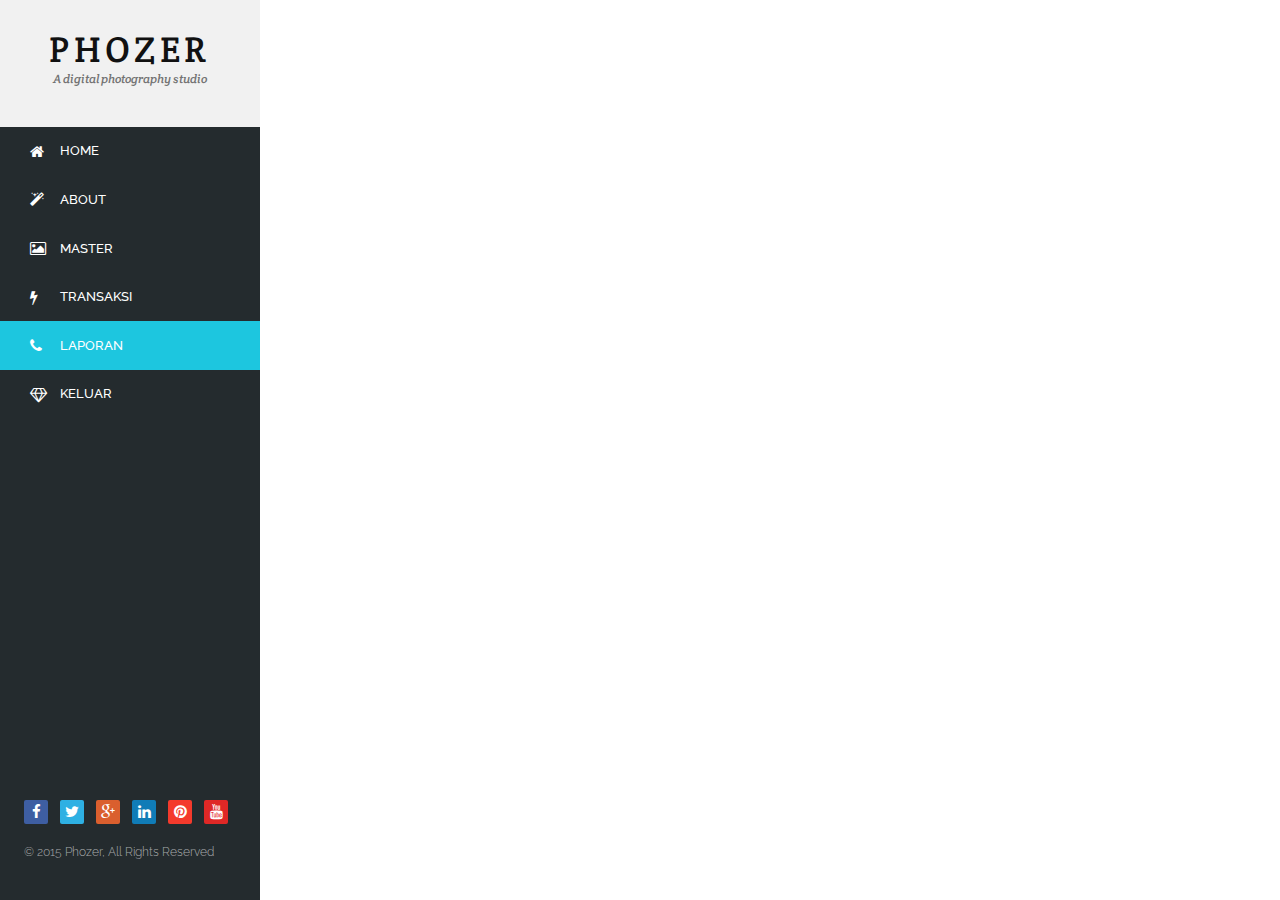
<file: src/main/webapp/contact.html>
<!DOCTYPE html >
<html lang="en">
<head>
  <!-- Meta Tags -->
  <meta charset="utf-8"/>
  <meta name="description" content="Phozer-personal and photography template"/>
  <meta name="keywords" content="responsive, creative, html/css, theme" />
  <meta name="author" content="harry"/>

  <!-- Site Title-->
  <title>Phozer</title>

  <!-- Mobile Specific Metas-->
  <meta name="viewport" content="width=device-width, initial-scale=1, maximum-scale=1"/>


	<link href='http://fonts.googleapis.com/css?family=Raleway:400,200,300,500,600,700,800' rel='stylesheet' type='text/css'>
	<link href='http://fonts.googleapis.com/css?family=Crete+Round:400,400italic' rel='stylesheet' type='text/css'>


	<link rel="stylesheet" type="text/css" href="css/bootstrap.min.css" media="screen">	
	<link rel="stylesheet" type="text/css" href="css/font-awesome.min.css" media="screen">
	<link rel="stylesheet" type="text/css" href="css/style.css" media="screen">
	<link rel="stylesheet" type="text/css" href="css/light-blue.css" media="screen">
	<link rel="stylesheet" type="text/css" href="css/responsive.css" media="screen">
	
</head>
<body>

	<!-- Container -->
	<div id="container">
		<!-- Header
		================================================== -->
		<header>
			<div class="logo-box logo">
				<h1><a href="">PHOZER </a></h1>
                <p>A digital photography studio</p>
			</div>
			
			<a class="elemadded responsive-link" href="#">Menu</a>

			<div class="menu-box">
				<ul class="menu">
					<li>
						<a href="index.html">
							<i class="fa fa-home"></i><span>Home</span>
						</a>
					</li>
					<li>
						<a href="about.html">
							<i class="fa fa-magic"></i><span>About</span>
						</a>
					</li>
					<li class="drop">
						<a href="#">
							<i class="fa-picture-o fa"></i><span>Master</span>
						</a>
						<ul class="drop-down">
							<li><a href="work-2-col.html"><span>Work 2 columns</span></a></li>
							<li><a href="work-3-col.html"><span>Work 3 columns</span></a></li>
							<li><a href="work-4-col.html"><span>Work 4 columns</span></a></li>
						</ul>
					</li>
					<li class="drop"><a href="#"><i class="fa fa-bolt"></i><span>Transaksi</span></a>
						<ul class="drop-down">
							<li><a href="blog-1-col.html"><span>Blog-full</span></a></li>
							<li><a href="blog-2-col.html"><span>Blog 2-col</span></a></li>
							<li><a href="blog-3-col.html"><span>Blog 3-col</span></a></li>
							<li><a href="blog-post.html"><span>Blog post</span></a></li>
						</ul>
					</li>
					
					<li><a class="active" href="contact.html"><i class="fa fa-phone"></i><span>Laporan</span></a></li>

					<li class="drop"><a href="#"><i class="fa fa-diamond"></i><span>Keluar</span></a>
					</li>
				</ul>				
			</div>

			<!-- Social icon -->
			<div class="social-box">
				<ul class="social-icons">
					<li><a href="#" class="facebook" ><i class="fa fa-facebook"></i></a></li>
					<li><a href="#" class="twitter" ><i class="fa fa-twitter"></i></a></li>
					<li><a href="#" class="google" ><i class="fa fa-google-plus"></i></a></li>
					<li><a href="#" class="linkedin" ><i class="fa fa-linkedin"></i></a></li>
					<li><a href="#" class="pinterest" ><i class="fa fa-pinterest"></i></a></li>
					<li><a href="#" class="youtube" ><i class="fa fa-youtube"></i></a></li>
				</ul>
				<p class="copyright">&#169; 2015 Phozer, All Rights Reserved</p>
			</div>
		</header>
		<!-- End Header -->

		<!-- content 
		================================================== -->
		<div id="content">
			<div class="inner-content">
				<div class="portfolio-page">
					
					<div class="about-us-section">
					    <div class="text-center">
					    	<div class="about-detail">

							</div>
					    </div>
					</div>

				</div>
			</div>
		</div>
		<!-- End content -->

	</div>
	<!-- End Container -->

	<!-- Preloader -->
	<div class="preloader">
		<img alt="" src="images/preloader.gif">
	</div>

	<!-- JavaScript
    ================================================== -->
    <!-- Placed at the end of the document so the pages load faster -->
	<script type="text/javascript" src="js/jquery.min.js"></script>
	<script type="text/javascript" src="js/jquery.migrate.js"></script>
	<script type="text/javascript" src="js/bootstrap.min.js"></script>
	<script type="text/javascript" src="js/jquery.imagesloaded.min.js"></script>
  	<script type="text/javascript" src="js/jquery.isotope.min.js"></script>
	<script type="text/javascript" src="js/retina-1.1.0.min.js"></script>
	<script type="text/javascript" src="js/SmoothScroll.js"></script>
	<script type="text/javascript" src="js/script.js"></script>


</body>
</html>
</file>
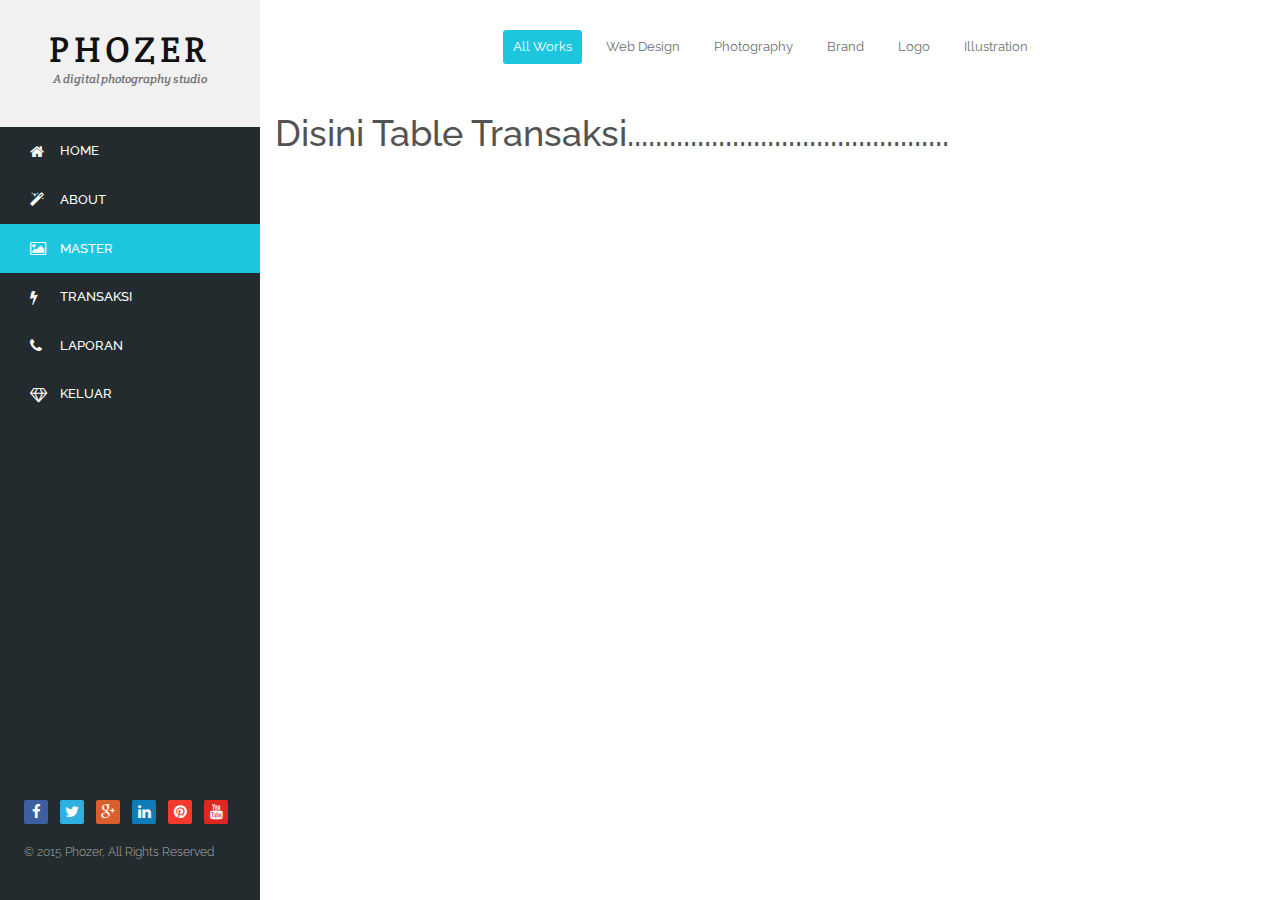
<file: src/main/webapp/work-2-col.html>
<!DOCTYPE html >
<html lang="en">
<head>
  <!-- Meta Tags -->
  <meta charset="utf-8"/>
  <meta name="description" content="Phozer-personal and photography template"/>
  <meta name="keywords" content="responsive, creative, html/css, theme" />
  <meta name="author" content="harry"/>

  <!-- Site Title-->
  <title>Phozer</title>

  <!-- Mobile Specific Metas-->
  <meta name="viewport" content="width=device-width, initial-scale=1, maximum-scale=1"/>


	<link href='http://fonts.googleapis.com/css?family=Raleway:400,200,300,500,600,700,800' rel='stylesheet' type='text/css'>
	<link href='http://fonts.googleapis.com/css?family=Crete+Round:400,400italic' rel='stylesheet' type='text/css'>


	<link rel="stylesheet" type="text/css" href="css/bootstrap.min.css" media="screen">	
	<link rel="stylesheet" type="text/css" href="css/magnific-popup.css" media="screen">
	<link rel="stylesheet" type="text/css" href="css/font-awesome.min.css" media="screen">
	<link rel="stylesheet" type="text/css" href="css/style.css" media="screen">
	<link rel="stylesheet" type="text/css" href="css/light-blue.css" media="screen">
	<link rel="stylesheet" type="text/css" href="css/responsive.css" media="screen">
	
</head>
<body>

	<!-- Container -->
	<div id="container">
		<!-- Header
		================================================== -->
		<header>
			<div class="logo-box logo">
				<h1><a href="">PHOZER </a></h1>
                <p>A digital photography studio</p>
			</div>
			
			<a class="elemadded responsive-link" href="#">Menu</a>

			<div class="menu-box">
				<ul class="menu">
					<li>
						<a href="index.html">
							<i class="fa fa-home"></i><span>Home</span>
						</a>
					</li>
					<li>
						<a href="about.html">
							<i class="fa fa-magic"></i><span>About</span>
						</a>
					</li>
					<li class="drop">
						<a class="active" href="#">
							<i class="fa-picture-o fa"></i><span>Master</span>
						</a>
						<ul class="drop-down">
							<li><a href="work-2-col.html"><span>Work 2 columns</span></a></li>
							<li><a href="work-3-col.html"><span>Work 3 columns</span></a></li>
							<li><a href="work-4-col.html"><span>Work 4 columns</span></a></li>
						</ul>
					</li>
					<li class="drop"><a href="#"><i class="fa fa-bolt"></i><span>Transaksi</span></a>
						<ul class="drop-down">
							<li><a href="blog-1-col.html"><span>Blog-full</span></a></li>
							<li><a href="blog-2-col.html"><span>Blog 2-col</span></a></li>
							<li><a href="blog-3-col.html"><span>Blog 3-col</span></a></li>
							<li><a href="blog-post.html"><span>Blog post</span></a></li>
						</ul>
					</li>
					
					<li><a href="contact.html"><i class="fa fa-phone"></i><span>Laporan</span></a></li>

					<li class="drop"><a href="#"><i class="fa fa-diamond"></i><span>Keluar</span></a>
					</li>
				</ul>				
			</div>

			<!-- Social icon -->
			<div class="social-box">
				<ul class="social-icons">
					<li><a href="#" class="facebook" ><i class="fa fa-facebook"></i></a></li>
					<li><a href="#" class="twitter" ><i class="fa fa-twitter"></i></a></li>
					<li><a href="#" class="google" ><i class="fa fa-google-plus"></i></a></li>
					<li><a href="#" class="linkedin" ><i class="fa fa-linkedin"></i></a></li>
					<li><a href="#" class="pinterest" ><i class="fa fa-pinterest"></i></a></li>
					<li><a href="#" class="youtube" ><i class="fa fa-youtube"></i></a></li>
				</ul>
				<p class="copyright">&#169; 2015 Phozer, All Rights Reserved</p>
			</div>
		</header>
		<!-- End Header -->



		<!-- content 
		================================================== -->
		<div id="content">
			<div class="inner-content">
				<div class="portfolio-page">
					<!-- Filter -->
					<div class="filter-box">
						<ul class="filter list-inline text-center">
							<li><a href="#" class="active" data-filter="*">All Works</a></li>
							<li><a href="#" data-filter=".web-design">Web Design</a></li>
							<li><a href="#" data-filter=".photography">Photography</a></li>
							<li><a href="#" data-filter=".brand">Brand</a></li>
							<li><a href="#" data-filter=".logo">Logo</a></li>
							<li><a href="#" data-filter=".illustration">Illustration</a></li>
						</ul>
					</div>

					<div class="container-fluid">
                                            <h1>Disini Table Transaksi.............................................. </h1>
				    </div>
			    </div>
			</div>
	    </div>
	    <!-- End content -->

    </div>
    <!-- End Container -->


	<!-- Preloader -->
	<div class="preloader">
		<img alt="" src="images/preloader.gif">
	</div>

	<!-- JavaScript
    ================================================== -->
    <!-- Placed at the end of the document so the pages load faster -->
	<script type="text/javascript" src="js/jquery.min.js"></script>
	<script type="text/javascript" src="js/jquery.migrate.js"></script>
	<script type="text/javascript" src="js/jquery.magnific-popup.min.js"></script>
	<script type="text/javascript" src="js/bootstrap.min.js"></script>
	<script type="text/javascript" src="js/jquery.imagesloaded.min.js"></script>
  	<script type="text/javascript" src="js/jquery.isotope.min.js"></script>
	<script type="text/javascript" src="js/retina-1.1.0.min.js"></script>
	<script type="text/javascript" src="js/SmoothScroll.js"></script>
	<script type="text/javascript" src="js/script.js"></script>

	<script type="text/javascript">
		//Magnific Popup
	    $('.show-image').magnificPopup({type: 'image'});
	</script>


</body>
</html>
</file>
<file: src/main/webapp/assets/simpletextrotator/simpletextrotator.css>
.rotating {
  display: inline-block;
  -webkit-transform-style: preserve-3d;
  -moz-transform-style: preserve-3d;
  -ms-transform-style: preserve-3d;
  -o-transform-style: preserve-3d;
  transform-style: preserve-3d;
  -webkit-transform: rotateX(0) rotateY(0) rotateZ(0);
  -moz-transform: rotateX(0) rotateY(0) rotateZ(0);
  -ms-transform: rotateX(0) rotateY(0) rotateZ(0);
  -o-transform: rotateX(0) rotateY(0) rotateZ(0);
  transform: rotateX(0) rotateY(0) rotateZ(0);
  -webkit-transition: 0.5s;
  -moz-transition: 0.5s;
  -ms-transition: 0.5s;
  -o-transition: 0.5s;
  transition: 0.5s;
  -webkit-transform-origin-x: 50%;
}

.rotating.flip {
  position: relative;
}

.rotating .front, .rotating .back {
  left: 0;
  top: 0;
  -webkit-backface-visibility: hidden;
  -moz-backface-visibility: hidden;
  -ms-backface-visibility: hidden;
  -o-backface-visibility: hidden;
  backface-visibility: hidden;
}

.rotating .front {
  position: absolute;
  display: inline-block;
  -webkit-transform: translate3d(0,0,1px);
  -moz-transform: translate3d(0,0,1px);
  -ms-transform: translate3d(0,0,1px);
  -o-transform: translate3d(0,0,1px);
  transform: translate3d(0,0,1px);
}

.rotating.flip .front {
  z-index: 1;
}

.rotating .back {
  display: block;
  opacity: 0;
}

.rotating.spin {
  -webkit-transform: rotate(360deg) scale(0);
  -moz-transform: rotate(360deg) scale(0);
  -ms-transform: rotate(360deg) scale(0);
  -o-transform: rotate(360deg) scale(0);
  transform: rotate(360deg) scale(0);
}



.rotating.flip .back {
  z-index: 2;
  display: block;
  opacity: 1;
  
  -webkit-transform: rotateY(180deg) translate3d(0,0,0);
  -moz-transform: rotateY(180deg) translate3d(0,0,0);
  -ms-transform: rotateY(180deg) translate3d(0,0,0);
  -o-transform: rotateY(180deg) translate3d(0,0,0);
  transform: rotateY(180deg) translate3d(0,0,0);
}

.rotating.flip.up .back {
  -webkit-transform: rotateX(180deg) translate3d(0,0,0);
  -moz-transform: rotateX(180deg) translate3d(0,0,0);
  -ms-transform: rotateX(180deg) translate3d(0,0,0);
  -o-transform: rotateX(180deg) translate3d(0,0,0);
  transform: rotateX(180deg) translate3d(0,0,0);
}

.rotating.flip.cube .front {
  -webkit-transform: translate3d(0,0,100px) scale(0.9,0.9);
  -moz-transform: translate3d(0,0,100px) scale(0.85,0.85);
  -ms-transform: translate3d(0,0,100px) scale(0.85,0.85);
  -o-transform: translate3d(0,0,100px) scale(0.85,0.85);
  transform: translate3d(0,0,100px) scale(0.85,0.85);
}

.rotating.flip.cube .back {
  -webkit-transform: rotateY(180deg) translate3d(0,0,100px) scale(0.9,0.9);
  -moz-transform: rotateY(180deg) translate3d(0,0,100px) scale(0.85,0.85);
  -ms-transform: rotateY(180deg) translate3d(0,0,100px) scale(0.85,0.85);
  -o-transform: rotateY(180deg) translate3d(0,0,100px) scale(0.85,0.85);
  transform: rotateY(180deg) translate3d(0,0,100px) scale(0.85,0.85);
}

.rotating.flip.cube.up .back {
  -webkit-transform: rotateX(180deg) translate3d(0,0,100px) scale(0.9,0.9);
  -moz-transform: rotateX(180deg) translate3d(0,0,100px) scale(0.85,0.85);
  -ms-transform: rotateX(180deg) translate3d(0,0,100px) scale(0.85,0.85);
  -o-transform: rotateX(180deg) translate3d(0,0,100px) scale(0.85,0.85);
  transform: rotateX(180deg) translate3d(0,0,100px) scale(0.85,0.85);
}
</file>
<file: src/main/webapp/css/style.css>
/* Theme Name: Phozer
   Author:Harry
   Author e-mail: harrynworld@gmail.com
   Version: 1.0.0
   Created:February 2015
   File Description:Main CSS file of the template
*/


/*-------------------------------------------------
 =  Table of Css

 1.Reset                             
 2.Header                          
 3.Home                   
 4.About                             
 5.Work      
 6.Blog / Blog-post                               
 7.Contact                            


-------------------------------------------------*/
/* 1 Reset
----------------------------------------------------------------------------- */
html,body {
    height: 100%;
}
body {
    font-family: 'Raleway', sans-serif;
    font-weight: 400;
    color: #535353;
    background-color: #ffffff !important;
}
ul {
    padding: 0;
    margin: 0;
}
ul li {
    list-style: none;
}
*,*:before,*:after {
    -webkit-box-sizing: border-box;
    -moz-box-sizing: border-box;
    box-sizing: border-box;
}
:focus {
    outline: 0 !important;
}
iframe {
    border: none;
    width:100%;
}
a {
    color: inherit;
}
a:hover,a:focus,a:active {
    text-decoration: none;
}
p {
    color: #737373;
}
img {
    max-width: 100%;
}
h1,h2,h3,h4,h5,h6,p {
    font-family: 'Raleway', sans-serif;
}
textarea {
    max-width: 100%;
}
.form-control {
    display: inline-block;
    -webkit-font-smoothing: antialiased;
    -webkit-text-size-adjust: 100%;
    padding: 6px 12px;
    margin-bottom: 15px;
    font-size: 14px;
    line-height: 25px;
    color: #7a7a7a;
    border: 1px solid #dadada;
    resize: none;
    vertical-align: middle;
    -webkit-box-shadow: none;
    -moz-box-shadow: none;
    box-shadow: none;
    background: #FFF;
    -webkit-border-radius: 0;
    border-radius: 0;
    -webkit-transition: all 200ms ease-in;
    -o-transition: all 200ms ease-in;
    -moz-transition: all 200ms ease-in;
}
#container {
    height: 100%;
    opacity: 0;
    transition: all 0.17s ease-in-out;
    -moz-transition: all 0.17s ease-in-out;
    -webkit-transition: all 0.17s ease-in-out;
    -o-transition: all 0.17s ease-in-out;
}
#container.active {
    opacity: 1;
}
.preloader {
    position: fixed;
    top: 50%;
    left: 50%;
    width: 50px;
    height: 50px;
    margin-top: -25px;
    margin-left: -25px;
    -webkit-backface-visibility: hidden;
    transition: all 0.17s ease-in-out;
    -moz-transition: all 0.17s ease-in-out;
    -webkit-transition: all 0.17s ease-in-out;
    -o-transition: all 0.17s ease-in-out;
}
.preloader img {
    -webkit-backface-visibility: hidden;
}
.btn {
    font-size: 12px;
    font-family: 'Raleway', sans-serif;
    text-transform: uppercase;
    border-radius: 0;
}
.btn:focus,.btn:active:focus {
    outline: none;
    color: #ffffff;
}
.btn-custom{
    border-radius: 3px;
    padding: 6px 12px 5px;
    color: #fff;
    font-weight: 700;
    -webkit-transition: all .5s ease-out;
    transition: all .5s ease-out;
    text-transform: uppercase;
    color: #fff;
    background-color: #6C6767;
    border-color: #6C6767;
}
.btn-custom:hover,.btn-custom:focus{
  color: #fff;
  background-color: #242b2e;
  border-color: #242b2e;
}
/* Helper */
#content {
    position: relative;
    padding-left: 260px;
    height: 100%;
}
.title {
    text-transform: uppercase;
    margin-top: 0px;
}
.subtitle {
    color: #313338;
    font-family: 'Crete Round', serif;
    font-size: 14px;
    font-style: italic;
    letter-spacing: 0px;
}
.devider {
    background-color: #313338;
    height: 2px;
    margin-left: auto;
    margin-right: auto;
    margin-bottom: 50px;
    margin-top: 20px;
    width: 80px;
}
.m-b-lg {
    margin-bottom: 40px;
}
/* Social */
.social-box {
    padding: 28px 24px;
    overflow: hidden;
    position: absolute;
    bottom: 0px;
}
ul.social-icons {
    padding: 0;
    margin: 0;
}

ul.social-icons li {
    list-style: none;
    display: inline-block;
    margin-left: 8px;
}

ul.social-icons li:first-child {
    margin-left: 0px;
}

ul.social-icons li a {
    display: inline-block;
    margin: 0;
    width: 24px;
    height: 24px;
    border-radius: 2px;
    -webkit-border-radius: 2px;
    -moz-border-radius: 2px;
    -o-border-radius: 2px;
    text-decoration: none;
    text-align: center;
    transition: all 0.17s ease-in-out;
    -moz-transition: all 0.17s ease-in-out;
    -webkit-transition: all 0.17s ease-in-out;
    -o-transition: all 0.17s ease-in-out;
}

ul.social-icons li a.facebook {
    background: #3e5ea2;
}

ul.social-icons li a.twitter {
    background: #2eb0e3;
}

ul.social-icons li a.github {
    background: #fff;
}

ul.social-icons li a.pinterest {
    background: #f43a2c;
}

ul.social-icons li a.google {
    background: #da5f2e;
}

ul.social-icons li a.youtube {
    background: #df2826;
}

ul.social-icons li a.linkedin {
    background: #107cb7;
}
ul.social-icons li a:hover {
   opacity: 0.7;
}
ul.social-icons li a i {
    color: #fff;
    font-size: 15px;
    line-height: 24px;
    transition: all 0.17s ease-in-out;
    -moz-transition: all 0.17s ease-in-out;
    -webkit-transition: all 0.17s ease-in-out;
    -o-transition: all 0.17s ease-in-out;
}
p.copyright {
    color: rgba(255, 255, 255, 0.6);
    font-size: 12px;
    font-family: 'Raleway', sans-serif;
    font-weight: 300;
    margin-top: 18px;
    line-height: 20px;
}

/*-------------------------------------------------*/
/*  2. Header
/*-------------------------------------------------*/

header {
    display: block;
    width: 260px;
    float: left;
    background-color: #242b2e;
    text-align: left;
    z-index: 4;
    position: relative;
}
.logo-box {
    padding: 30px 30px;
    background: #f1f1f1;
    text-align: center;
    font-family: initial;
}
.logo h1{
    margin: 0px;
    font-family: 'Crete Round', serif;
    letter-spacing: 0.13em;
}
.logo a {
    color: #111;
}
.logo p{
    font-style: italic;
    font-family: 'Crete Round', serif;
    font-size: 12px;
}
p.slogan {
    color: #fff;
    font-size: 24px;
    font-family: 'Raleway', sans-serif;
    font-weight: 300;
    font-style: italic;
    margin: 0;
    line-height: 30px;
}
ul.menu,
ul.archives,
ul.categories {
    padding: 0;
    margin: 0;
}
a.elemadded {
    display: none;
    color: #fff;
    font-size: 16px;
    font-family: 'Raleway', sans-serif;
    text-transform: uppercase;
    padding: 20px;
    background: #1dc6df;
    text-decoration: none;
    border-bottom: 1px solid rgba(0,0,0,0.1);
    transition: all 0.17s ease-in-out;
    -moz-transition: all 0.17s ease-in-out;
    -webkit-transition: all 0.17s ease-in-out;
    -o-transition: all 0.17s ease-in-out;
}
ul.menu > li {
    list-style: none;
    position: relative;
}
ul.menu > li > a,
ul.drop-down li a {
    position: relative;
    display: inline-block;
    width: 100%;
    padding: 14px 24px 14px 30px;
    color: #fff;
    font-size: 13px;
    text-transform: uppercase;
    font-family: 'Raleway', sans-serif;
    font-weight: 500;
    text-decoration: none;
    line-height: 20px;
    background-color: #242b2e;
    transition: all 0.5s linear;
    -moz-transition: all 0.5s linear;
    -webkit-transition: all 0.5s linear;
    -o-transition: all 0.5s linear;
}
ul.menu > li > a i {    
    vertical-align: middle;
    font-size: 15px;
    width: 30px;
}

ul.menu li a span {
    position: relative;
    z-index: 2;
    vertical-align: middle;
}
ul.menu li a:hover:after,
ul.menu li a.active:after {
    width: 100%;
}
ul.drop-down {
    position: absolute;
    top: 0;
    width: 220px;
    visibility: hidden;
    opacity: 0;
    z-index: 3;
    text-align: left;
    left: 100%;
    transition: all 0.17s linear;
    -moz-transition: all 0.17s linear;
    -webkit-transition: all 0.17s linear;
    -o-transition: all 0.17s linear;
    -webkit-backface-visibility: hidden;
    -moz-backface-visibility: hidden;
    -o-backface-visibility: hidden;
    -ms-backface-visibility: hidden;
    backface-visibility: hidden;
    -webkit-transform-origin: 0 0;
    -moz-transform-origin: 0 0;
    -ms-transform-origin: 0 0;
    -o-transform-origin: 0 0;
    transform-origin: 0 0;
    -webkit-transform: rotateY(-90deg);
    -moz-transform: rotateY(-90deg);
    -ms-transform: rotateY(-90deg);
    -o-transform: rotateY(-90deg);
    transform: rotateY(-90deg);
    -webkit-transition: -webkit-transform 0.4s, opacity 0.1s 0.3s;
    -moz-transition: -moz-transform 0.4s, opacity 0.1s 0.3s;
    -mos-transition: -mos-transform 0.4s, opacity 0.1s 0.3s;
    -o-transition: -o-transform 0.4s, opacity 0.1s 0.3s;
}
li.drop:hover > ul.drop-down {
    visibility: visible;
    opacity: 1;
    -webkit-transform: rotateY(0deg);
      -moz-transform: rotateY(0deg);
      -ms-transform: rotateY(0deg);
      -o-transform: rotateY(0deg);
      transform: rotateY(0deg);
      -webkit-transition: -webkit-transform 0.4s, opacity 0.1s;
      -moz-transition: -moz-transform 0.4s, opacity 0.1s;
      -mos-transition: -mos-transform 0.4s, opacity 0.1s;
      -o-transition: -o-transform 0.4s, opacity 0.1s;
      transition: transform 0.4s, opacity 0.1s;
}
ul.drop-down li {
    position: relative;
}


/*-------------------------------------------------*/
/* = 3. Hero/Home
/*-------------------------------------------------*/
.home-bg {
    background-image: url(../images/bg-1.jpg);
    background-size: cover;
    z-index: -1;
    position: absolute;
    top: 0;
    opacity: 1;
    right: 0;
    bottom: 0;
    left: 0;
    background-color: #000;
}
.home-content {
    position: absolute;
    top: 40%;
    left: 260px;
    right: 0;
}
.home-content .home-text {
    margin-bottom: 30px;
    font-weight: 700;
    text-transform: uppercase;
    color: #f43a2c;
}
.intro-text{
    background-color: #dadada;
    color: #080808;
}

/*-------------------------------------------------*/
/* =  4. About
/*-------------------------------------------------*/

.about-us-section {
    max-width: 900px;
    margin: 0px auto;
    padding: 100px 0px;
    overflow: hidden;
    position: relative;
}
.about-detail p{
    max-width: 900px;
    padding: 0px 20px;
    margin: 0px auto;
    line-height: 30px;
}
.team {
    padding:50px 0px;
}
.team .member {
    float: left;
    width: 50%;
    overflow: hidden;
}
.team .member h5 {
    font-family: 'Crete Round', serif;
    font-style: italic;
    color: #999;
}
.team .member ul {
    margin-top: 20px;
}
/*-------------------------------------------------------*/
/*   5. Work
/*-------------------------------------------------------*/
.isotope-item {
    z-index: 2;
}
.isotope-hidden.isotope-item {
    pointer-events: none;
    z-index: 1;
}
.isotope, .isotope .isotope-item {/* change duration value to whatever you like */
    -webkit-transition-duration: 0.8s;
    -moz-transition-duration: 0.8s;
    transition-duration: 0.8s;
}
.isotope {
    -webkit-transition-property: height, width;
    -moz-transition-property: height, width;
    transition-property: height, width;
}
.isotope .isotope-item {
    -webkit-transition-property: -webkit-transform, opacity;
    -moz-transition-property:-moz-transform, opacity;
    transition-property:transform, opacity;
}
div.filter-box {
    padding: 30px 24px;
    background-color: #fff;
}
div.filter-box ul {
    padding: 0;
    margin: 0;
}
div.filter-box ul li a {
    display: inline-block;
    color: #6b7072;
    font-size: 13px;
    font-family: 'Raleway', sans-serif;
    line-height: 24px;
    text-decoration: none;
    padding: 5px 10px;
    -webkit-border-radius: 3px;
    -moz-border-radius: 3px;
    border-radius: 3px;
    transition: all 0.17s ease-in-out;
    -moz-transition: all 0.17s ease-in-out;
    -webkit-transition: all 0.17s ease-in-out;
    -o-transition: all 0.17s ease-in-out;
}
div.filter-box ul li a:hover,
div.filter-box ul li a.active {
    color: #ffffff;
}
.portfolio-box .col-sm-3 {
    padding: 0px !important;
    width: 25% !important;
    margin-right:-4px;
    margin-top: -3px;
}
.portfolio-box .col-sm-4 {
    padding: 0px !important;
    width: 33.33% !important;
    margin-right:-5px;
    margin-top: -3px;
}
.portfolio-box .col-sm-6 {
    padding: 0px !important;
    width: 50% !important;
    margin-right:-7px;
    margin-top: -5px;
}
/* image hover effect */
.item-img-wrap{
    position: relative;
    text-align: center;
    overflow: hidden;
}
.item-img-wrap img{
    -webkit-transition:all 200ms linear; 
    -moz-transition:all 200ms linear; 
    -o-transition:all 200ms linear; 
    -ms-transition:all 200ms linear; 
    transition:all 200ms linear; 
}
.item-img-overlay{
    position: absolute;
    width:100%;
    height: 100%;
    left: 0;
    top: 0;
}
.item-img-overlay span{
    width: 100%;
    height: 100%;
    position: absolute;
    top: 0;
    left: 0;
    -ms-filter: "progid:DXImageTransform.Microsoft.Alpha(Opacity=0)";
    filter: alpha(opacity=0);
    opacity: 0;
    -webkit-transition: opacity 250ms linear;
    transition: opacity 250ms linear;
}
.item-img-wrap:hover .item-img-overlay span{
    opacity: 1;
}
.item-img-wrap:hover img{
    -moz-transform: scale(1.1); 
    -webkit-transform: scale(1.1); 
    -o-transform: scale(1.1); 
    transform: scale(1.1); 
}
/*-------------------------------------------------------*/
/* 6. Blog / Blog-post
/*-------------------------------------------------------*/
.blog-page {
    padding: 80px 0px 0px;
}
.img-wrapper {
    position: relative;
    overflow: hidden;
    display: block;
}
.img-wrapper img {
    display: block;
    -o-transition: all 0.3s ease-out;
    -ms-transition: all 0.3s ease-out;
    -moz-transition: all 0.3s ease-out;
    -webkit-transition: all 0.3s ease-out;
    transition: all 0.3s ease-out;
}
.more {
    text-align: center;
    top: 50%;
    left: 0;
    right: 0;
    position: absolute;
    margin-top: -11px;
    color: #fff;
    font-size: 14px;
    font-weight: 500;
    text-transform: uppercase;
}
.img-wrapper:hover .img-overlay {
    opacity: 1;
    filter: progid:DXImageTransform.Microsoft.Alpha(Opacity=100);
    -MS-filter: "progid:DXImageTransform.Microsoft.Alpha(Opacity=100)";
}
.img-wrapper .img-overlay {
    opacity: 0;
    filter: progid:DXImageTransform.Microsoft.Alpha(Opacity=0);
    -MS-filter: "progid:DXImageTransform.Microsoft.Alpha(Opacity=0)";
    height: 100%;
    position: absolute;
    text-decoration: none;
    width: 100%;
    top: 0;
    left: 0;
    text-align: center;
    padding: 20px;
    background: #222;
    background: rgba(1, 1, 1, 0.85);
    -webkit-transition: all 0.4s;
    -moz-transition: all 0.4s;
    -o-transition: all 0.4s;
    transition: all 0.4s;
}
.blog-desc .post-date {
    text-align: right;
    margin-bottom: 10px;
}
.post-det p{
    line-height: 24px;
}
.comment-list {
    margin: 20px 0;
    padding-bottom: 10px;
    border-bottom: 1px solid #eee;
}
.comment-list:last-of-type {
    border-bottom: none;
}
.comment-list img {
    width: 64px;
    height: 64px;
    border-radius: 32px;
    -webkit-border-radius: 32px;
    float: left;
    margin-right: 15px;
}
.comment-list h5 a{
    font-weight: 700;
}
.comment-list p {
    overflow: hidden;
}
.leave-comm {
    padding: 50px 0px 80px;
}

/*-------------------------------------------------------*/
/* 7. Contact
/*-------------------------------------------------------*/
.form-main {
    padding-top: 30px;
}
.error {
    margin: 8px 0px;
    display: none;
    color: red;
}
#ajaxsuccess {
    font-size: 16px;
    width: 100%;
    display: none;
    clear: both;
    margin: 8px 0px;
    color: #1dc6df;
}
#contact textarea.form-control{
    height: 120px;
}
</file>
<file: src/main/webapp/css/light-blue.css>
ul.menu > li a:hover,ul.drop-down li a:hover,.menu a.active ,
div.filter-box ul li a:hover,div.filter-box ul li a.active,
a.elemadded{
    background-color: #1dc6df !important;
}
.item-img-overlay span{
    background: url(../images/plus.png) no-repeat center center rgba(29, 198, 223, 0.7);
}
</file>
<file: src/main/webapp/css/responsive.css>
@media (min-width: 768px) {
	.container {
	    width: 500px;
	}
}
@media (min-width: 992px){
	.container {
	    width: 710px;
	}
}
@media (min-width: 1200px) {
	.container {
	    width: 910px;
	}
}


@media (max-width: 1199px) {
	header {
		max-width: 250px;
	}

	#content {
		padding-left: 250px;
	}

	ul.social-icons li {
		margin-left: 0;
	}

}
@media (max-width: 1024px) {
	.portfolio-box .col-sm-3,.portfolio-box .col-sm-4 {
	    padding: 0px !important;
	    width: 50% !important;
	    margin-right:-4px;
	    margin-top: -2px;
	}
}

@media (max-width: 991px) {
	.social-box {
		position: relative;
	}
	.blog-post {
		width: 100%;
	}
}

@media (max-width: 767px) {
	header {
	    float: none;
	    text-align: center;
	    width: 100%;
	    max-width: 100%;
	    height: auto !important;
	}

	ul.drop-down {
		position: relative;
		text-align: center;
		top: 0;
		left: 0;
		width: 100%;
	    visibility: visible;
	    opacity: 1;
	    -webkit-transform: rotateY(0deg);
	      -moz-transform: rotateY(0deg);
	      -ms-transform: rotateY(0deg);
	      -o-transform: rotateY(0deg);
	      transform: rotateY(0deg);
	      -webkit-transition: -webkit-transform 0.4s, opacity 0.1s;
	      -moz-transition: -moz-transform 0.4s, opacity 0.1s;
	      -mos-transition: -mos-transform 0.4s, opacity 0.1s;
	      -o-transition: -o-transform 0.4s, opacity 0.1s;
	      transition: transform 0.4s, opacity 0.1s;
	}

	ul.menu {
		max-height: 250px;
		overflow-y: scroll; 
	}

	.team .member {
		width: 100%;
		margin-bottom: 30px;
	}

	p.copyright {
		display: none;
	}

	#content {
		padding-left: 0px;
	}
	.home-content {
		left: 0px;
	}

	a.elemadded {
		display: block;
	}

	.menu-box {
		display: none;
	}

}
</file>
